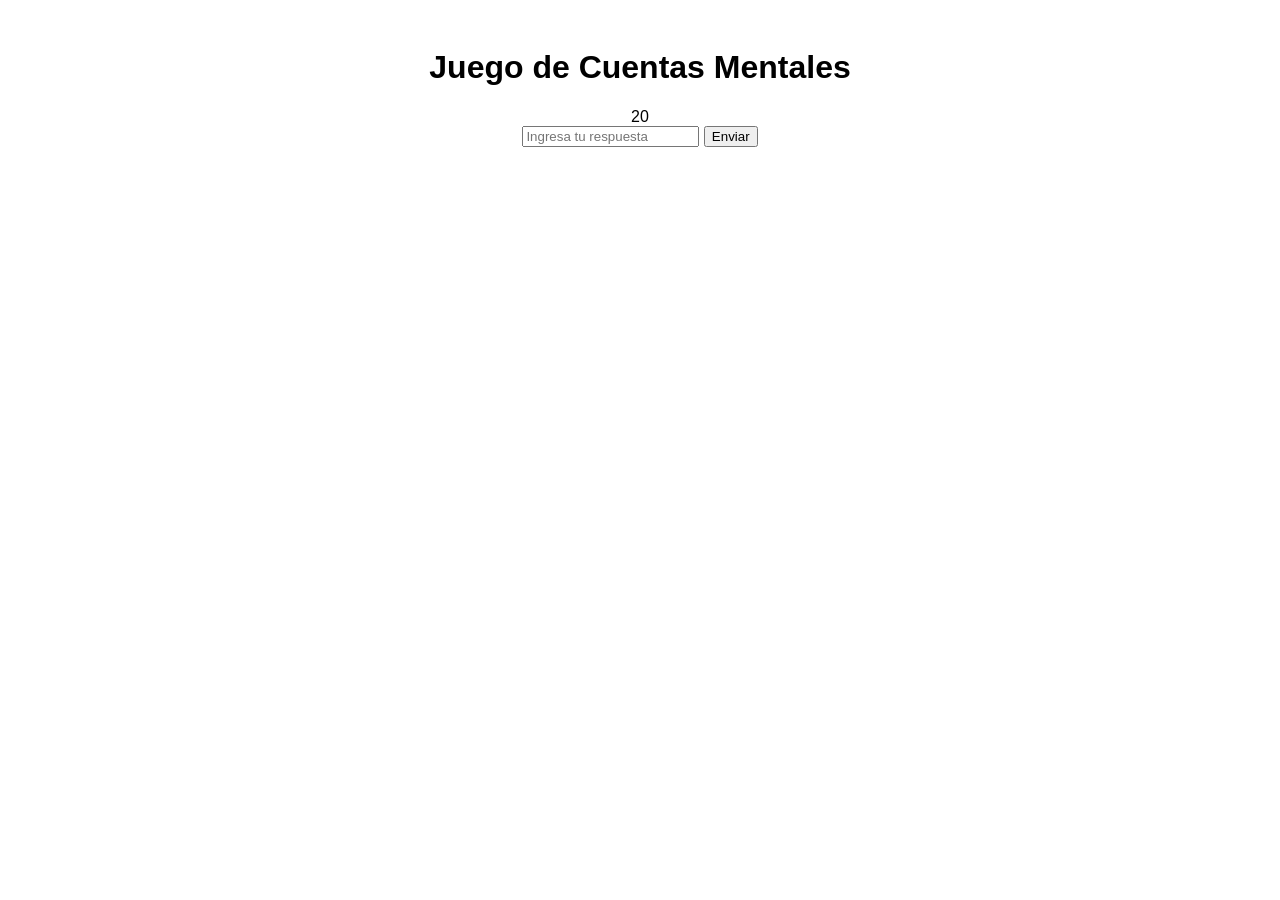
<file: Index.html>
<!DOCTYPE html>
<html lang="es">
<head>
    <meta charset="UTF-8">
    <meta name="viewport" content="width=device-width, initial-scale=1.0">
    <title>Juego de Cuentas Mentales</title>
    <style>
        body {
            font-family: Arial, sans-serif;
            text-align: center;
            padding: 20px;
        }
        #game {
            margin: 20px 0;
        }
        #result {
            font-size: 24px;
            margin: 20px 0;
        }
    </style>
</head>
<body>
    <h1>Juego de Cuentas Mentales</h1>
    <div id="game">
        <div id="operations"></div>
        <input type="text" id="answer" placeholder="Ingresa tu respuesta">
        <button onclick="checkResult()">Enviar</button>
    </div>
    <div id="result"></div>

    <script>
        let operations = [];
        let result = 0;
        let counter = 0;

        function generateOperations() {
            operations = [];
            result = Math.floor(Math.random() * 20) + 1;
            counter = 0;
            document.getElementById('operations').innerText = result;

            for (let i = 0; i < 9; i++) {
                let number = Math.floor(Math.random() * 20) + 1;
                let operation = Math.random() < 0.5 ? '+' : '-';
                if (operation === '+') {
                    result += number;
                } else {
                    result -= number;
                }
                operations.push({ operation, number });
            }

            setTimeout(nextOperation, 1000);
        }

        function nextOperation() {
            if (counter < 9) {
                let { operation, number } = operations[counter];
                let currentText = document.getElementById('operations').innerText;
                let newText = `${currentText} ${operation} ${number}`;
                document.getElementById('operations').innerText = newText;
                counter++;
                setTimeout(nextOperation, 1000);
            } else {
                document.getElementById('operations').innerText += ' = ?';
            }
        }

        function checkResult() {
            let userResult = parseInt(document.getElementById('answer').value);
            let message;
            if (userResult === result) {
                message = '¡Correcto!';
            } else {
                message = `Incorrecto. La respuesta correcta era ${result}.`;
            }
            document.getElementById('result').innerText = message;
            generateOperations();
            document.getElementById('answer').value = '';
        }

        generateOperations();
    </script>
</body>
</html>
</file>
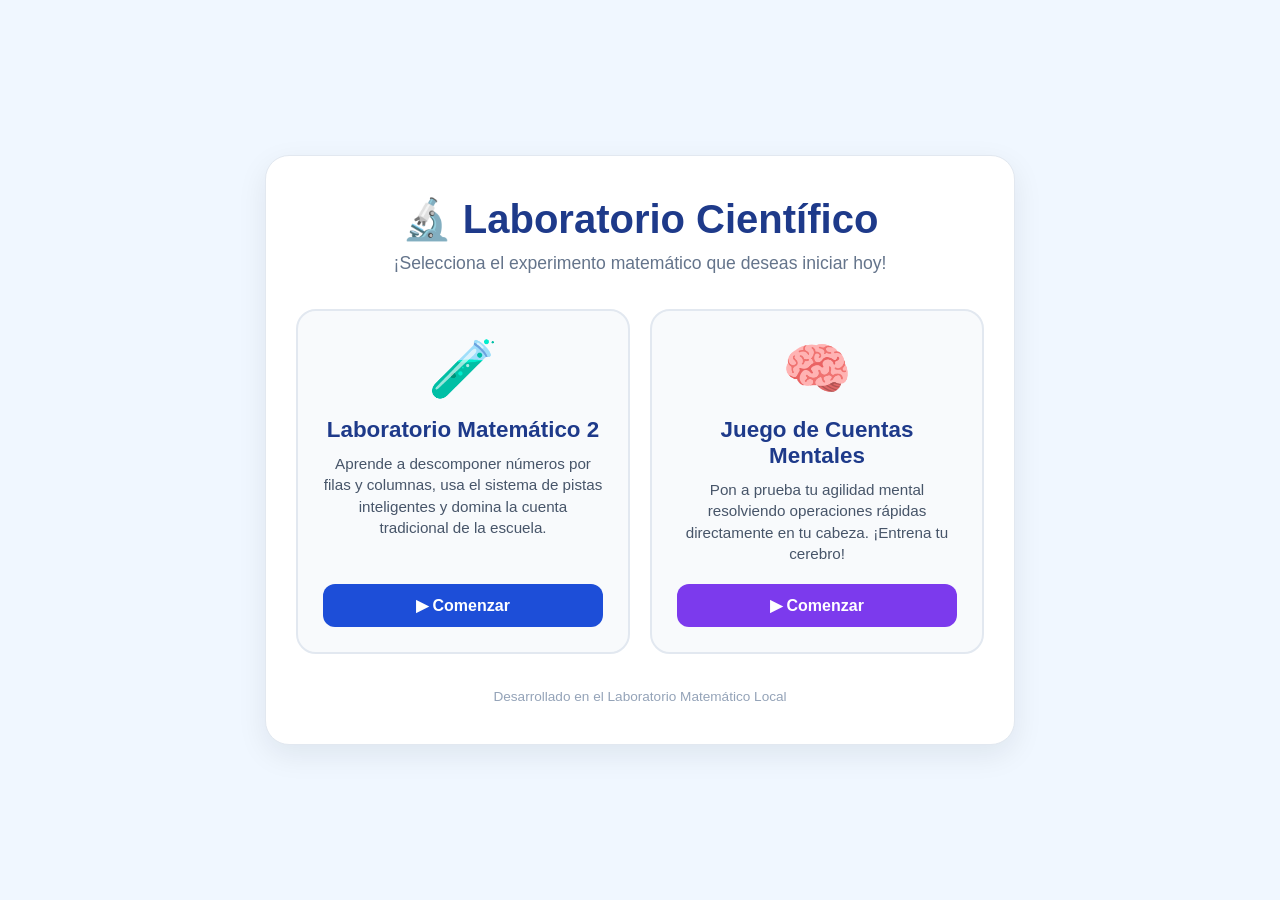
<file: index.html>
<!DOCTYPE html>
<html lang="es">
<head>
<meta charset="UTF-8">
<meta name="viewport" content="width=device-width, initial-scale=1.0">
<title>🔬 Portal del Laboratorio Matemático</title>
<style>
* { box-sizing: border-box; margin: 0; padding: 0; }

body {
  font-family: 'Segoe UI', Arial, sans-serif;
  background: #f0f7ff;
  min-height: 100vh;
  display: flex;
  align-items: center;
  justify-content: center;
  padding: 20px;
  color: #1e293b;
}

.contenedor-portal {
  max-width: 750px;
  width: 100%;
  background: #ffffff;
  border-radius: 24px;
  padding: 40px 30px;
  box-shadow: 0 10px 30px rgba(15, 23, 42, 0.08);
  border: 1px solid #e2e8f0;
  text-align: center;
}

.cabecera-portal h1 {
  font-size: 2.5rem;
  color: #1e3a8a;
  margin-bottom: 10px;
}

.cabecera-portal p {
  color: #64748b;
  font-size: 1.1rem;
  font-weight: 500;
  margin-bottom: 35px;
}

.menu-juegos {
  display: flex;
  gap: 20px;
  flex-wrap: wrap;
  justify-content: center;
}

.tarjeta-juego {
  flex: 1;
  min-width: 280px;
  background: #f8fafc;
  border: 2px solid #e2e8f0;
  border-radius: 20px;
  padding: 25px;
  text-decoration: none;
  color: inherit;
  transition: all 0.25s ease;
  display: flex;
  flex-direction: column;
  align-items: center;
  justify-content: space-between;
}

.tarjeta-juego:hover {
  transform: translateY(-5px);
  border-color: #3b82f6;
  box-shadow: 0 8px 20px rgba(59, 130, 246, 0.15);
  background: #f0f7ff;
}

.juego-icono {
  font-size: 3.5rem;
  margin-bottom: 15px;
}

.juego-titulo {
  font-size: 1.4rem;
  color: #1e3a8a;
  font-weight: 700;
  margin-bottom: 10px;
}

.juego-desc {
  font-size: 0.95rem;
  color: #475569;
  line-height: 1.4;
  margin-bottom: 20px;
}

.btn-jugar {
  width: 100%;
  padding: 12px;
  background: #1d4ed8;
  color: white;
  border-radius: 12px;
  font-weight: 700;
  font-size: 1rem;
  transition: background 0.2s;
}

.tarjeta-juego:hover .btn-jugar {
  background: #2563eb;
}

.footer-portal {
  margin-top: 35px;
  font-size: 0.85rem;
  color: #94a3b8;
  font-weight: 500;
}
</style>
</head>
<body>

<div class="contenedor-portal">
  <div class="cabecera-portal">
    <h1>🔬 Laboratorio Científico</h1>
    <p>¡Selecciona el experimento matemático que deseas iniciar hoy!</p>
  </div>

  <div class="menu-juegos">
    
    <a href="laboratorio matemático/🧪 Laboratorio Matemático 2.html" class="tarjeta-juego">
      <div>
        <div class="juego-icono">🧪</div>
        <div class="juego-titulo">Laboratorio Matemático 2</div>
        <div class="juego-desc">Aprende a descomponer números por filas y columnas, usa el sistema de pistas inteligentes y domina la cuenta tradicional de la escuela.</div>
      </div>
      <div class="btn-jugar">▶ Comenzar</div>
    </a>

    <a href="Cuentas mentales/Cuentas-Mentales.html" class="tarjeta-juego">
      <div>
        <div class="juego-icono">🧠</div>
        <div class="juego-titulo">Juego de Cuentas Mentales</div>
        <div class="juego-desc">Pon a prueba tu agilidad mental resolviendo operaciones rápidas directamente en tu cabeza. ¡Entrena tu cerebro!</div>
      </div>
      <div class="btn-jugar" style="background: #7c3aed;">▶ Comenzar</div>
    </a>

  </div>

  <div class="footer-portal">
    Desarrollado en el Laboratorio Matemático Local
  </div>
</div>

</body>
</html>
</file>
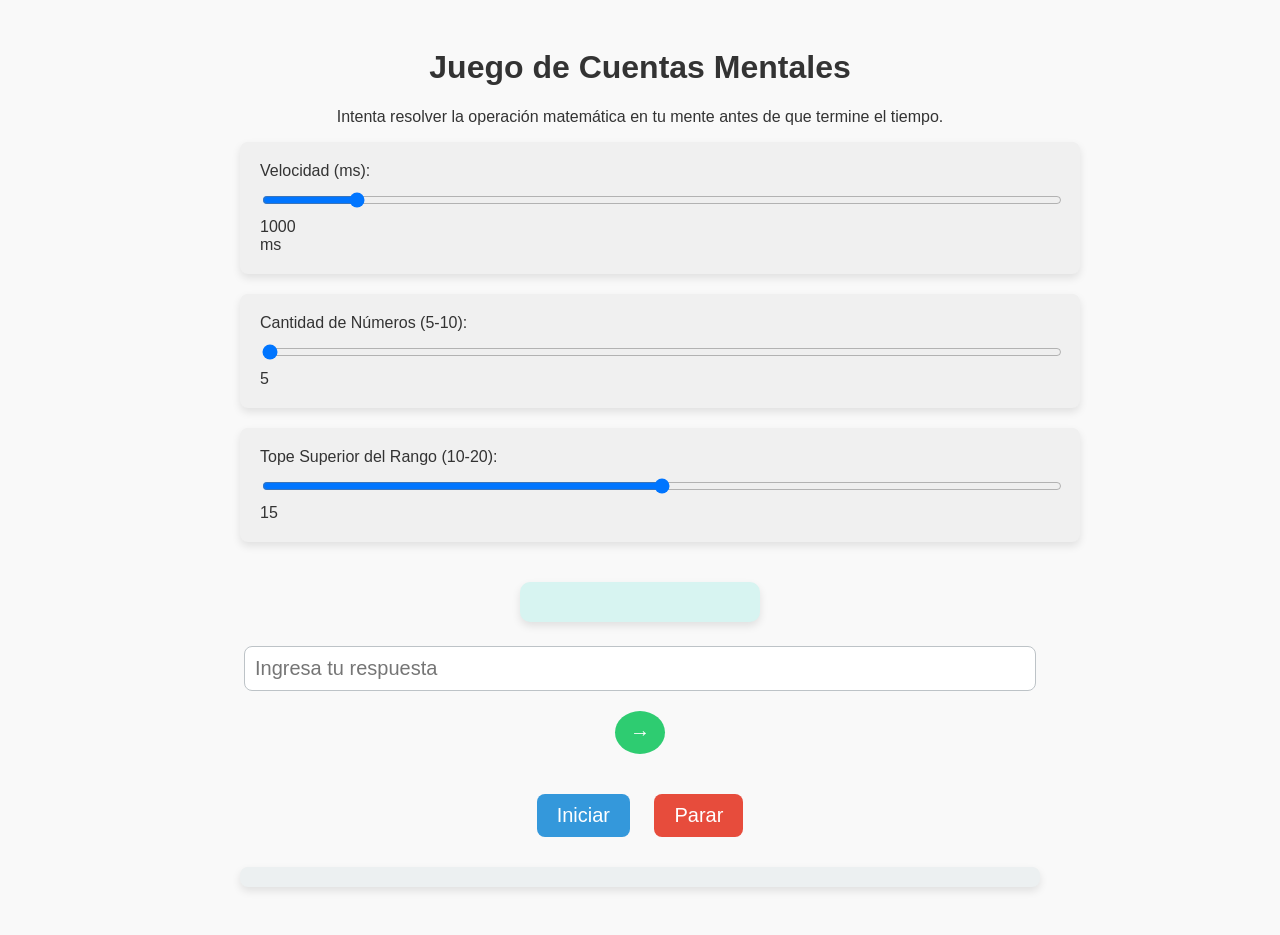
<file: Cuentas-Mentales.html>
<!DOCTYPE html>
<html lang="es">
<head>
    <meta charset="UTF-8">
    <meta name="viewport" content="width=device-width, initial-scale=1.0">
    <title>Juego de Cuentas Mentales</title>
    <link rel="stylesheet" href="styles.css">
</head>
<body>
    <div class="container">
        <h1>Juego de Cuentas Mentales</h1>
        <p>Intenta resolver la operación matemática en tu mente antes de que termine el tiempo.</p>
        
        <div class="controls">
            <label for="speed">Velocidad (ms): </label>
            <input type="range" id="speed" min="500" max="5000" value="1000" step="500" oninput="updateSpeedLabel()">
            <span id="speedLabel">1000</span> ms
        </div>
        
        <div class="controls">
            <label for="amount">Cantidad de Números (5-10): </label>
            <input type="range" id="amount" min="5" max="10" value="5" oninput="updateAmountLabel()">
            <span id="amountLabel">5</span>
        </div>
        
        <div class="controls">
            <label for="topRange">Tope Superior del Rango (10-20): </label>
            <input type="range" id="topRange" min="10" max="20" value="15" oninput="updateTopRangeLabel()">
            <span id="topRangeLabel">15</span>
        </div>
        
        <div id="game">
            <div id="operations"></div>
            <input type="text" id="answer" placeholder="Ingresa tu respuesta">
            <button class="round-button" onclick="checkResult()">&#8594;</button>
        </div>
        
        <button class="blue-button" onclick="startGame()">Iniciar</button>
        <button class="red-button" onclick="stopGame()">Parar</button>
        <div id="result"></div>

        <!-- Elemento de audio para el sonido -->
        <audio id="sound" src="bip.mp3"></audio>
        <audio id="soundCorrect" src="correcto.mp3"></audio>
        <audio id="soundIncorrect" src="incorrecto.mp3"></audio>
    </div>
    
    <script src="script.js"></script>
    
</body>
</html>
</file>
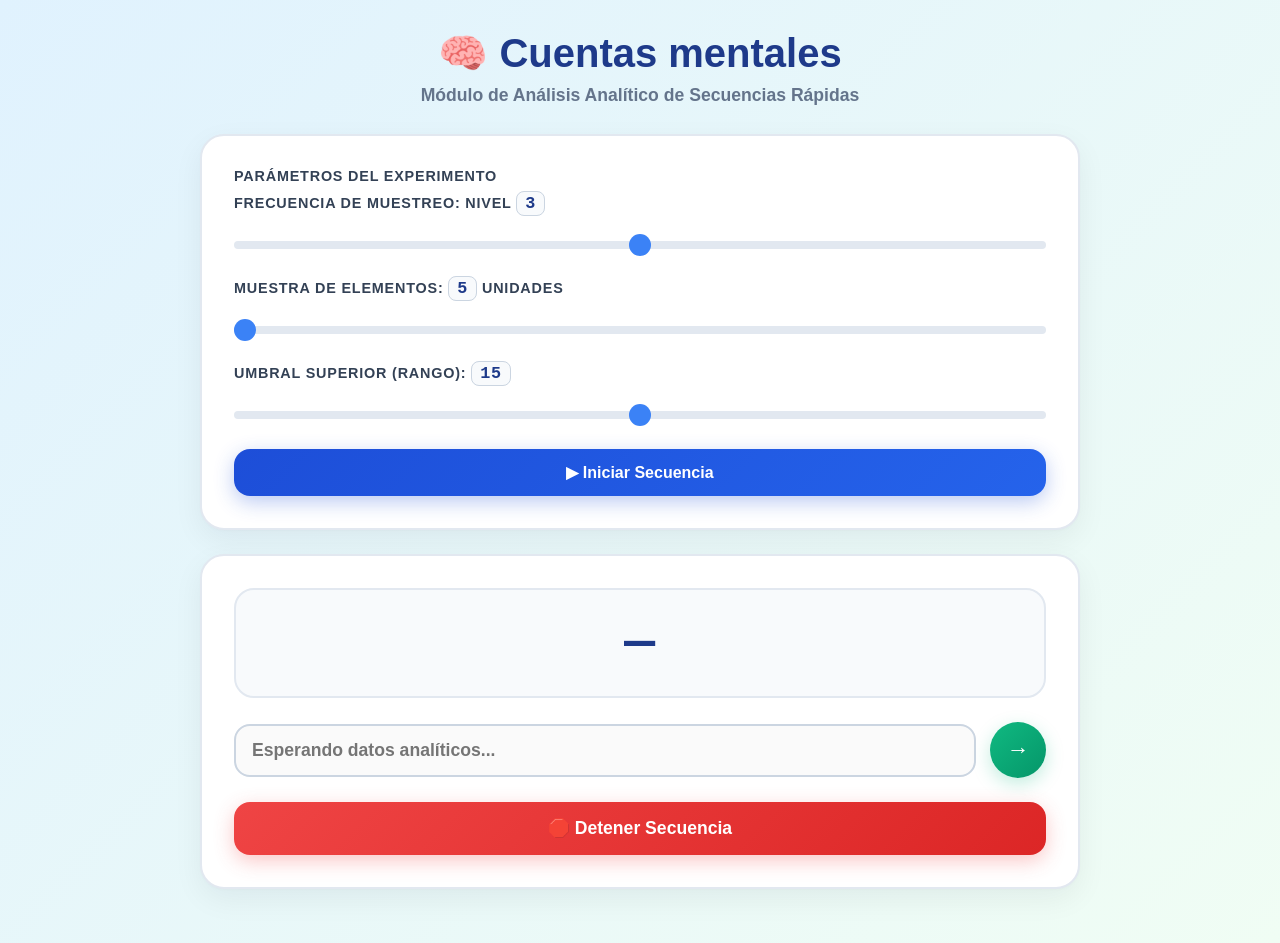
<file: Cuentas mentales/Cuentas-Mentales.html>
<!DOCTYPE html>
<html lang="es">
<head>
    <meta charset="UTF-8">
    <meta name="viewport" content="width=device-width, initial-scale=1.0">
    <title>🧪 Laboratorio Matemático — ¡Módulo de Cálculo Mental!</title>
    <link rel="stylesheet" href="styles.css">
</head>
<body>

    <!-- CORREGIDO: "container" en vez de "contenedor" -->
    <div class="container">
        <!-- Encabezado de Informe Estilo Laboratorio -->
        <!-- CORREGIDO: "lab-header" y "subtitle" -->
        <div class="lab-header">
            <h1>🧠 Cuentas mentales</h1>
            <p class="subtitle">Módulo de Análisis Analítico de Secuencias Rápidas</p>
        </div>
        
        <!-- Panel de Control / Parámetros del Experimento -->
        <!-- CORREGIDO: "controls-panel" en vez de "card" -->
        <section class="controls-panel">
            <!-- CORREGIDO: "section-title" -->
            <h3 class="section-title">Parámetros del Experimento</h3>
            
            <div class="control-group">
                <!-- Cambiado: Ahora muestra "Nivel" en lugar de "ms" -->
                <label for="speed">Frecuencia de Muestreo: Nivel <span id="speedLabel" class="telemetry">3</span></label>
                <!-- Cambiado: min="1", max="5", value="3", step="1" -->
                <input type="range" id="speed" min="1" max="5" value="3" step="1" oninput="updateSpeedLabel()">
            </div>
            
            <div class="control-group">
                <label for="amount">Muestra de Elementos: <span id="amountLabel" class="telemetry">5</span> unidades</label>
                <input type="range" id="amount" min="5" max="10" value="5" oninput="updateAmountLabel()">
            </div>
            
            <div class="control-group">
                <label for="topRange">Umbral Superior (Rango): <span id="topRangeLabel" class="telemetry">15</span></label>
                <input type="range" id="topRange" min="10" max="20" value="15" oninput="updateTopRangeLabel()">
            </div>

            <!-- CORREGIDO: Clases unificadas a ".btn .btn-success" -->
            <button class="btn btn-success" style="width: 100%;" onclick="startGame()">▶ Iniciar Secuencia</button>
        </section>
        
        <!-- Zona de Ejecución del Experimento -->
        <!-- CORREGIDO: "lab-card" en vez de "card" -->
        <main class="lab-card">
            <div id="operations" class="display-monitoreo">—</div>
            
            <div class="interaction-zone">
                <input type="text" id="answer" placeholder="Esperando datos analíticos..." autocomplete="off">
                <!-- Aseguramos las clases exactas para el círculo perfecto -->
                <button class="btn btn-action round-btn" onclick="checkResult()" aria-label="Validar resultado">&#8594;</button>
            </div>
            
            <!-- CORREGIDO: "action-triggers" para que use la envoltura flex del CSS -->
            <div class="action-triggers">
                <!-- CORREGIDO: Clases unificadas a ".btn .btn-danger" -->
                <button class="btn btn-danger" onclick="stopGame()">🛑 Detener Secuencia</button>
            </div>
        </main>
        
        <!-- Bitácora de Resultados -->
        <!-- CORREGIDO: "lab-log" en vez de "mensaje" -->
        <div id="result" class="lab-log" style="display: none;"></div>

        <audio id="sound" src="bip.mp3"></audio>
        <audio id="soundCorrect" src="correcto.mp3"></audio>
        <audio id="soundIncorrect" src="incorrecto.mp3"></audio>
    </div>
    
    <script src="script.js"></script>
</body>
</html>
</file>
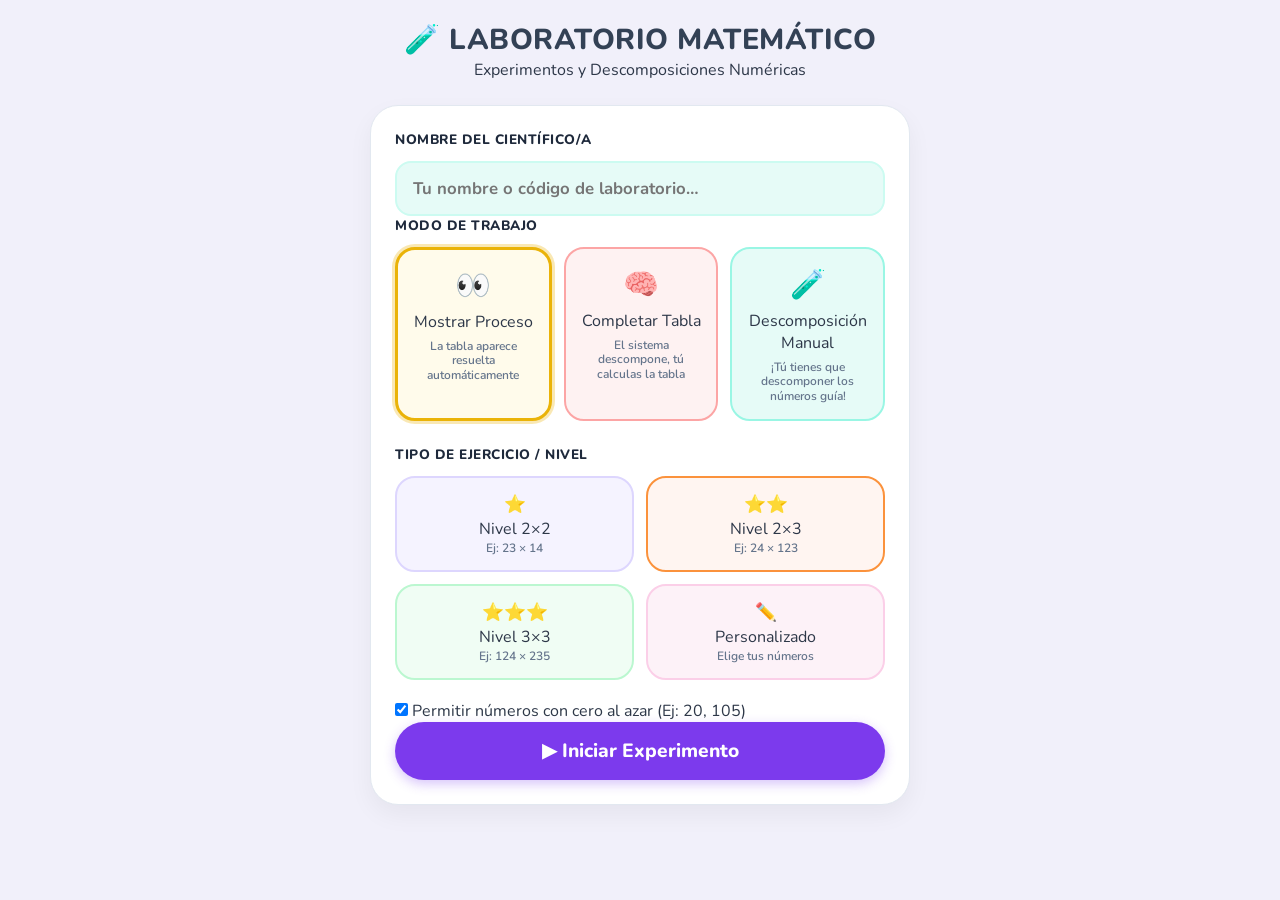
<file: laboratorio matemático/🧪 Laboratorio Matemático 2.html>
<!DOCTYPE html>
<html lang="es">
<head>
  <meta charset="UTF-8">
  <meta name="viewport" content="width=device-width, initial-scale=1.0">
  <title>🧪 Laboratorio Matemático v4.0 — ¡Edición Gamificada!</title>
  
  <link rel="stylesheet" href="estilos.css">
</head>
<body>

  <canvas id="canvas-confeti"></canvas>

  <div class="contenedor">
    <div class="cabecera">
      <h1>🧪 Laboratorio Matemático</h1>
      <p>Experimentos y Descomposiciones Numéricas</p>
    </div>

    <div id="pantalla-inicio">
      <div class="card">
        <div class="campo">
          <label class="seccion-label">Nombre del Científico/a</label>
          <input id="nombre" type="text" placeholder="Tu nombre o código de laboratorio…">
        </div>

        <div id="bloque-historial-inicio" style="margin: 20px 0; padding: 15px; background: #f3f4f6; border-radius: 8px; border: 1px solid #e5e7eb; display: none;">
          <h3 style="margin-top: 0; color: #1f2937;">📊 Bitácora de Sesión Actual</h3>
          
          <div style="display: flex; gap: 15px; margin-bottom: 10px; font-size: 0.95rem;">
            <p><b>Puntos:</b> <span id="ini-puntos">0</span></p>
            <p><b>Racha:</b> <span id="ini-racha">0</span></p>
            <p><b>Ejercicios:</b> <span id="ini-ejercicios">0</span></p>
          </div>
          
          <h4 style="margin-bottom: 5px; color: #4b5563; font-size: 0.9rem;">Operaciones Registradas:</h4>
          <ul id="lista-historial-inicio" style="max-height: 120px; overflow-y: auto; padding-left: 20px; margin: 0; font-family: monospace; font-size: 0.9rem; color: #374151;">
            </ul>
        </div>

        <label class="seccion-label">Modo de Trabajo</label>
        <div class="modos">
          <div class="modo-btn sel" data-modo="mostrar" onclick="selModo(this)">
            <span class="modo-icono">👀</span>
            Mostrar Proceso
            <div class="modo-desc">La tabla aparece resuelta automáticamente</div>
          </div>
          <div class="modo-btn" data-modo="todo" onclick="selModo(this)">
            <span class="modo-icono">🧠</span>
            Completar Tabla
            <div class="modo-desc">El sistema descompone, tú calculas la tabla</div>
          </div>
          <div class="modo-btn" data-modo="descomp" onclick="selModo(this)">
            <span class="modo-icono">🧪</span>
            Descomposición Manual
            <div class="modo-desc">¡Tú tienes que descomponer los números guía!</div>
          </div>
        </div>

        <label class="seccion-label">Tipo de Ejercicio / Nivel</label>
        <div class="niveles">
          <div class="niv-btn" data-nivel="2x2" onclick="selNivel(this)">
            <span class="niv-stars">⭐</span>Nivel 2×2
            <div class="niv-desc">Ej: 23 × 14</div>
          </div>
          <div class="niv-btn sel" data-nivel="2x3" onclick="selNivel(this)">
            <span class="niv-stars">⭐⭐</span>Nivel 2×3
            <div class="niv-desc">Ej: 24 × 123</div>
          </div>
          <div class="niv-btn" data-nivel="3x3" onclick="selNivel(this)">
            <span class="niv-stars">⭐⭐⭐</span>Nivel 3×3
            <div class="niv-desc">Ej: 124 × 235</div>
          </div>
          <div class="niv-btn" data-nivel="manual" onclick="selNivel(this)">
            <span class="niv-stars">✏️</span>Personalizado
            <div class="niv-desc">Elige tus números</div>
          </div>
        </div>

        <label class="config-checkbox">
          <input type="checkbox" id="chk-ceros" checked>
          Permitir números con cero al azar (Ej: 20, 105)
        </label>

        <div id="panel-manual" style="display: none; background: #f8fafc; padding: 14px; border-radius: 12px; margin-bottom: 16px; border: 1px dashed #cbd5e1;">
          <label class="seccion-label" style="font-size: 0.78rem;">Ingresa tus propios factores:</label>
          <div class="inputs-personalizados">
            <input type="number" id="num-manual-1" placeholder="Número 1" min="10" max="999">
            <input type="number" id="num-manual-2" placeholder="Número 2" min="10" max="999">
          </div>
        </div>

        <button class="btn-primario" onclick="iniciar()">▶ Iniciar Experimento</button>
      </div>
    </div>

    <div id="pantalla-juego" style="display:none;">
      <div class="panel-puntaje">
        <div class="stat"><div class="stat-num" id="txt-puntos">0</div><div class="stat-lbl">Puntos</div></div>
        <div class="stat"><div class="stat-num" id="txt-racha">0</div><div class="stat-lbl">Racha ✓</div></div>
        <div class="stat"><div class="stat-num" id="txt-medalla">—</div><div class="stat-lbl">Medalla</div></div>
        <div class="stat"><div class="stat-num" id="txt-ejercicios">0</div><div class="stat-lbl">Ejercicios</div></div>
      </div>

      <div class="card">
        <div class="enunciado">
          <div class="operacion" id="txt-operacion"></div>
          <div class="descomposicion" id="txt-descomp"></div>
        </div>
        <div class="tabla-wrap" id="area-tabla"></div>
        <div id="box-pista-id" class="box-pista"></div>
        <div id="msg" class="mensaje"></div>
        <div class="area-acciones-juego" id="area-botones"></div>
        <div id="area-algoritmo"></div>
      </div>
    </div>
  </div>

  <div id="reporte-cientifico" class="solo-impresion">
  <div class="encabezado-reporte">
    <h1>🧪 LABORATORIO MATEMÁTICO v4.0</h1>
    <h2>Informe Oficial de Resultados Científicos</h2>
  </div>
  
  <div class="datos-alumno">
    <p><b>Científico/a a cargo:</b> <span id="rep-nombre">─</span></p>
    <p><b>Fecha del Experimento:</b> <span id="rep-fecha">─</span></p>
  </div>

  <table class="tabla-reporte">
    <thead>
      <tr>
        <th>Métrica Evaluada</th>
        <th>Resultado Obtenido</th>
      </tr>
    </thead>
    <tbody>
      <tr>
        <td><b>Puntaje Total Acumulado</b></td>
        <td><span id="rep-puntos">0</span> pts</td>
      </tr>
      <tr>
        <td><b>Mayor Racha de Aciertos</b></td>
        <td><span id="rep-racha">0</span> 🔥</td>
      </tr>
      <tr>
        <td><b>Ejercicios Científicos Solicitados</b></td>
        <td><span id="rep-ejercicios">0</span></td>
      </tr>
    </tbody>
  </table>

  <h3>📋 Bitácora de Operaciones Verificadas</h3>
  <table class="tabla-reporte">
    <thead>
      <tr>
        <th>Ecuación y Resultado Científico</th>
      </tr>
    </thead>
    <tbody id="rep-historial-lista">
      </tbody>
  </table>

  <div class="firma-reporte">
    <p>__________________________________________</p>
    <p>Sello de Validación del Laboratorio</p>
  </div>
</div>

  <script src="laboratorio.js"></script>
</body>
</html>
</file>
<file: styles.css>
body {
    font-family: 'Arial', sans-serif;
    text-align: center;
    padding: 20px;
    background-color: #f9f9f9;
    color: #333;
}
.container {
    max-width: 800px;
    margin: auto;
}
.controls {
    background-color: #f0f0f0;
    padding: 20px;
    display: flex;
    flex-direction: column;
    align-items: flex-start;
    margin-bottom: 20px;
    border-radius: 8px;
    box-shadow: 0 4px 8px rgba(0, 0, 0, 0.1);
    width: 100%;
}
.controls label {
    display: block;
    margin-bottom: 10px;
}
.controls input[type="range"] {
    width: 100%;
    margin-bottom: 10px;
}
.blue-button, .red-button, .round-button {
    padding: 10px 20px;
    font-size: 20px;
    border: none;
    cursor: pointer;
    margin: 10px;
    border-radius: 8px;
    transition: background-color 0.3s, transform 0.3s;
}
.blue-button {
    background-color: #3498db;
    color: white;
}
.red-button {
    background-color: #e74c3c;
    color: white;
}
.round-button {
    background-color: #2ecc71;
    color: white;
    border-radius: 50%;
    padding: 10px 15px;
}
.blue-button:hover {
    background-color: #2980b9;
    transform: translateY(-2px);
}
.red-button:hover {
    background-color: #c0392b;
    transform: translateY(-2px);
}
.round-button:hover {
    background-color: #27ae60;
    transform: translateY(-2px);
}
#game {
    margin: 20px 0;
}
#operations {
    font-size: 64px;
    margin: 20px 0;
    background-color: #D7F4F1;
    padding: 20px;
    border-radius: 10px;
    box-shadow: 0 4px 8px rgba(0, 0, 0, 0.1);
    display: inline-block;
    min-width: 200px;
}
#result {
    font-size: 24px;
    margin: 20px 0;
    background-color: #ecf0f1;
    padding: 10px;
    border-radius: 8px;
    box-shadow: 0 4px 8px rgba(0, 0, 0, 0.1);
}
#answer {
    padding: 10px;
    font-size: 20px;
    border: 1px solid #bdc3c7;
    border-radius: 8px;
    width: calc(100% - 30px);
    margin-bottom: 10px;
}
@keyframes fadeIn {
    from { opacity: 0; }
    to { opacity: 1; }
}
.fade-in {
    animation: fadeIn 0.5s;
}
</file>
<file: Cuentas mentales/styles.css>
/* ==========================================================================
   ── ESTILO "BRIGHT & FUN" (ADAPTADO AL MÓDULO DE CÁLCULO MENTAL) ──
   ========================================================================== */
* { box-sizing: border-box; margin: 0; padding: 0; }

body {
  font-family: 'Segoe UI', -apple-system, BlinkMacSystemFont, Roboto, sans-serif;
  /* Fondo degradado azul cielo a verde menta suave del nuevo juego */
  background: linear-gradient(135deg, #e0f2fe 0%, #f0fdf4 100%);
  min-height: 100vh;
  padding: 30px 16px;
  color: #0f172a; /* Azul pizarra muy oscuro para excelente contraste */
}

.container { max-width: 880px; margin: auto; position: relative; }

/* Tarjetas con bordes sutiles y sombras ligeras del estilo nuevo */
.lab-card, .controls-panel {
  background: #ffffff;
  border-radius: 24px;
  padding: 32px;
  box-shadow: 0 10px 30px rgba(15, 23, 42, 0.06), 0 1px 3px rgba(15, 23, 42, 0.02);
  margin-bottom: 24px;
  border: 2px solid #e2e8f0;
  transition: transform 0.3s ease;
}

/* ── CABECERA ESTILO NUEVA IDENTIDAD ── */
.lab-header { text-align: center; margin-bottom: 28px; }
.lab-header h1 { 
  font-size: 2.5rem; 
  color: #1e3a8a; /* Azul profundo corporativo/educativo */
  display: flex; 
  align-items: center; 
  justify-content: center; 
  gap: 12px; 
  font-weight: 800; 
}
.lab-header .subtitle { 
  color: #64748b; /* Gris azulado neutro */
  margin-top: 8px; 
  font-size: 1.1rem; 
  font-weight: 600; 
}

/* Etiquetas de secciones y grupos de control */
.section-title, .control-group label {
  font-size: .9rem; font-weight: 800; color: #334155;
  text-transform: uppercase; letter-spacing: .8px; margin-bottom: 10px; display: block;
}

/* Controles de grupo */
.control-group { display: flex; flex-direction: column; gap: 8px; margin-bottom: 20px; }

/* Telemetría numérica del juego */
.telemetry {
  font-family: 'Courier New', Courier, monospace;
  font-weight: 800;
  background: #f8fafc;
  padding: 2px 8px;
  border-radius: 8px;
  color: #1e3a8a;
  font-size: 1.05rem;
  border: 1px solid #cbd5e1;
}

/* Entradas de texto adaptadas */
input[type=text] {
  padding: 14px 16px; border: 2.5px solid #cbd5e1;
  border-radius: 16px; font-size: 1.1rem; width: 100%;
  font-weight: 600; transition: all .2s ease;
  background: #fafafa;
}
input[type=text]:focus { 
  outline: none; 
  border-color: #3b82f6; /* Foco azul brillante */
  box-shadow: 0 0 0 4px rgba(59, 130, 246, 0.15); 
  background: #ffffff;
}

/* Deslizadores personalizados adaptados al acento azul */
input[type="range"] {
  appearance: none; -webkit-appearance: none;
  width: 100%; height: 8px; background: #e2e8f0; border-radius: 4px; outline: none;
  margin: 10px 0;
}
input[type="range"]::-webkit-slider-thumb {
  -webkit-appearance: none; width: 22px; height: 22px; border-radius: 50%;
  background: #3b82f6; cursor: pointer; transition: transform 0.1s;
}
input[type="range"]::-webkit-slider-thumb:hover { transform: scale(1.2); }

/* ── MONITOR DE OPERACIONES (PANTALLA DE NÚMEROS) ── */
.display-monitoreo {
  text-align: center; 
  margin-bottom: 24px; 
  background: #f8fafc; 
  padding: 24px; 
  border-radius: 20px; 
  border: 2px solid #e2e8f0;
  font-family: 'Courier New', Courier, monospace;
  font-size: 3.2rem;
  font-weight: 900;
  color: #1e3a8a; /* Color azul de operaciones */
  letter-spacing: 1px;
}

/* Área de interacción */
.interaction-zone { display: flex; gap: 14px; margin-bottom: 16px; width: 100%; align-items: center; }

/* ── BOTONES DE ACCIÓN PREMIUM CON GRADIENTES NUEVOS ── */
.btn {
  padding: 14px 24px; border: none; border-radius: 16px; font-size: 1rem;
  font-weight: 800; cursor: pointer; transition: all .2s cubic-bezier(0.4, 0, 0.2, 1);
  display: flex; align-items: center; justify-content: center; gap: 8px; user-select: none;
}
.btn:hover { transform: translateY(-2px); }

/* Botón Iniciar Secuencia (Gradiente azul eléctrico nuevo) */
.btn-success {
  background: linear-gradient(135deg, #1d4ed8 0%, #2563eb 100%);
  color: white;
  box-shadow: 0 6px 20px rgba(29, 78, 216, 0.3);
}
.btn-success:hover { box-shadow: 0 8px 24px rgba(29, 78, 216, 0.4); }

/* Botón flecha Verificar (Gradiente verde esmeralda brillante nuevo) */
.btn-action {
  background: linear-gradient(135deg, #10b981 0%, #059669 100%);
  box-shadow: 0 6px 18px rgba(16, 185, 129, 0.25);
}
.btn-action:hover { box-shadow: 0 8px 22px rgba(16, 185, 129, 0.35); }

/* Botón Detener Secuencia (Rojo Coral Intenso nuevo) */
.btn-danger {
  background: linear-gradient(135deg, #ef4444 0%, #dc2626 100%);
  color: white;
  box-shadow: 0 6px 20px rgba(239, 68, 68, 0.3);
}
.btn-danger:hover { box-shadow: 0 8px 24px rgba(239, 68, 68, 0.4); }

/* Estructura para los gatillos inferiores */
.action-triggers { display: flex; gap: 12px; flex-wrap: wrap; margin-top: 24px; width: 100%; }
.action-triggers .btn { width: 100%; flex: none; padding: 16px; font-size: 1.1rem; }

/* NUEVO: Botón redondo de verificación estilo Premium Esférico */
.round-btn {
  width: 56px;          
  height: 56px;
  padding: 0 !important;
  border-radius: 50% !important; 
  flex-shrink: 0;       
  display: flex;
  align-items: center;
  justify-content: center;
  border: none;
  color: white;
  font-size: 1.4rem;
}

/* ── FEEDBACK DE INPUTS EN TIEMPO REAL ── */
#answer.correct-state { 
  border-color: #10b981; 
  background: #ecfdf5; 
  color: #065f46; 
  transform: scale(1.02);
}
#answer.error-state { 
  border-color: #ef4444; 
  background: #fef2f2; 
  color: #991b1b; 
  animation: shake 0.4s ease; 
}

/* ── BITÁCORA AMARILLA DE REPORTES (ZONA DE RESULTADO) ── */
.lab-log {
  margin-top: 18px; 
  padding: 16px; 
  border-radius: 16px; 
  font-weight: 700; 
  font-size: 1.05rem; 
  text-align: center;
  font-family: 'Courier New', Courier, monospace;
  /* Caja amarilla del juego nuevo */
  background: #fffdeb; 
  color: #92400e; 
  border: 2px solid #fef08a;
  box-shadow: 0 4px 12px rgba(146, 64, 14, 0.08);
}

/* ── ANIMACIONES REFINADAS ── */
@keyframes shake {
  0%, 100% { transform: translateX(0); }
  25% { transform: translateX(-6px); }
  75% { transform: translateX(6px); }
}

@keyframes fadeIn {
  from { opacity: 0; transform: scale(0.96); }
  to { opacity: 1; transform: scale(1); }
}
.fade-in { animation: fadeIn 0.2s cubic-bezier(0.16, 1, 0.3, 1); }

@keyframes pop {
  0% { transform: scale(1); }
  50% { transform: scale(1.02); }
  100% { transform: scale(1); }
}
.pop-effect { animation: pop 0.3s ease-in-out; }

/* ── REGLAS DE IMPRESIÓN / REPORTE OFICIAL ── */
@media print {
  body * { display: none !important; }
  #reporte-cientifico, #reporte-cientifico * { display: block !important; }
  #reporte-cientifico {
    display: block !important;
    width: 100%;
    max-width: 800px;
    margin: 0 auto;
    padding: 30px;
    font-family: 'Courier New', Courier, monospace;
    color: #000;
    background: #fff;
  }
}
</file>
<file: laboratorio matemático/estilos.css>
/* Importamos una tipografía redondeada idéntica a la de tu diseño */
@import url('https://fonts.googleapis.com/css2?family=Nunito:wght=400;600;700;800;900&display=swap');

* { 
  box-sizing: border-box; 
  margin: 0; 
  padding: 0; 
  font-family: 'Nunito', sans-serif;
  
  /* NUEVO: Evita que aparezca el cursor de texto al mantener presionado o tocar */
  -webkit-tap-highlight-color: transparent;
  user-select: none;
}

html, body {
  width: 100%;
  overflow-x: hidden; /* Evita cualquier desplazamiento rebelde a los costados */
}

body {
  background: #f1f0fa; /* Fondo sutilmente violeta claro */
  min-height: 100vh;
  padding: 20px 16px;  /* Margen superior e inferior controlado y fijo (20px) */
  color: #2d3748;
  
  /* Centrado horizontal impecable, permitiendo el flujo vertical natural */
  display: flex;
  flex-direction: column;
  align-items: center; 
  justify-content: flex-start; /* Empieza arriba sin dejar huecos raros */
}

.contenedor { 
  width: 100%;
  max-width: 540px; 
  margin: 0 auto; /* 0 arriba y abajo, automático a los costados para centrar */
}

/* NUEVO: Permitir selección de texto únicamente dentro de los cuadros de entrada de números o nombres */
input, textarea {
  user-select: text !important;
}

/* Tarjeta Blanca Principal */
.card {
  background: #ffffff;
  border-radius: 28px;
  padding: 24px;
  box-shadow: 0 10px 25px rgba(0, 0, 0, 0.05);
  margin-bottom: 20px;
  border: 1px solid #e2e8f0;
}

/* Cabecera Principal */
.cabecera { 
  text-align: center; 
  margin-bottom: 24px; 
}
.cabecera h1 { 
  font-size: 1.8rem; 
  color: #334155; 
  font-weight: 800;
  text-transform: uppercase;
  letter-spacing: 0.5px;
}

/* Etiquetas de secciones en Mayúsculas */
.seccion-label {
  font-size: 0.85rem; 
  font-weight: 800; 
  color: #1e293b;
  text-transform: uppercase; 
  letter-spacing: 0.5px; 
  margin-bottom: 12px;
  display: flex;
  align-items: center;
  gap: 6px;
}

/* Input del Nombre del Científico */
input[type=text], input[type=number] {
  padding: 14px 16px; 
  border: 2px solid #ccfbf1; /* Color verde agua de tu barra */
  border-radius: 16px; 
  font-size: 1.05rem; 
  width: 100%;
  font-weight: 700; 
  background: #e6fbf7;
  color: #0f766e;
}
input:focus { 
  outline: none; 
  border-color: #0ea5e9; 
}

/* Bitácora de Sesión Actual */
.panel-puntaje {
  background: #eef2f6; 
  border: 1px solid #e2e8f0;
  border-radius: 20px; 
  padding: 16px; 
  margin-bottom: 24px;
}
.panel-puntaje .stats-row {
  display: flex;
  gap: 10px;
  margin-bottom: 12px;
}
.stat {
  background: #ffffff;
  padding: 8px 14px;
  border-radius: 12px;
  border: 1px solid #e2e8f0;
  font-weight: 700;
  font-size: 0.9rem;
  display: flex;
  align-items: center;
  gap: 4px;
  box-shadow: 0 2px 4px rgba(0,0,0,0.02);
}

/* Lista de Operaciones Registradas */
.historial-lista {
  font-size: 0.85rem;
  font-weight: 600;
  color: #334155;
  list-style: none;
  display: grid;
  grid-template-columns: 1fr 1fr;
  gap: 8px;
  border-top: 1px solid #cbd5e1;
  padding-top: 12px;
}

/* ── MODOS DE TRABAJO (Botones en fila adaptables) ── */
.modos { 
  display: flex; 
  flex-direction: column; 
  gap: 12px; 
  margin-bottom: 24px; 
}
@media (min-width: 480px) {
  .modos { flex-direction: row; }
}

.modo-btn {
  flex: 1;
  padding: 16px 12px;
  border-radius: 20px;
  background: #ffffff; 
  cursor: pointer;
  text-align: center;
  border: 2px solid #e2e8f0;
  transition: all 0.2s ease;
  display: flex;
  flex-direction: column;
  align-items: center;
  gap: 6px;
}
.modo-btn .modo-icono { font-size: 1.8rem; }
.modo-btn b { font-size: 0.95rem; font-weight: 800; color: #1e293b; }
.modo-btn .modo-desc { font-size: 0.75rem; color: #64748b; font-weight: 600; line-height: 1.2; }

/* ── COLORES DE LOS MODOS POR ORDEN DE APARICIÓN (100% INFALIBLE) ── */

/* 1er Botón: Mostrar Proceso (Amarillo) */
.modos .modo-btn:nth-child(1) { background: #fffbeb; border-color: #fef08a; }
.modos .modo-btn:nth-child(1).sel { border-color: #eab308; border-width: 3px; box-shadow: 0 0 0 3px rgba(234, 179, 8, 0.3); }

/* 2do Botón: Completar Tabla (Rosa/Salmón) */
.modos .modo-btn:nth-child(2) { background: #fef2f2; border-color: #fca5a5; }
.modos .modo-btn:nth-child(2).sel { border-color: #f87171; border-width: 3px; box-shadow: 0 0 0 3px rgba(248, 113, 113, 0.3); }

/* 3er Botón: Descomposición Manual (Verde agua) */
.modos .modo-btn:nth-child(3) { background: #e6fbf7; border-color: #99f6e4; }
.modos .modo-btn:nth-child(3).sel { border-color: #2dd4bf; border-width: 3px; box-shadow: 0 0 0 3px rgba(45, 212, 191, 0.3); }

/* Efecto visual al mantener presionado cualquier modo (Feedback táctil) */
.modo-btn:active {
  transform: scale(0.97);
  transition: transform 0.1s ease;
}

/* ── TIPO DE EJERCICIO / NIVELES ── */
.niveles { 
  display: grid; 
  grid-template-columns: 1fr 1fr; 
  gap: 12px; 
  margin-bottom: 20px; 
}

.niv-btn {
  padding: 14px;
  border: 2px solid #e2e8f0; 
  border-radius: 20px;
  background: #ffffff; 
  cursor: pointer;
  text-align: center;
  transition: all 0.2s ease;
}
/* Colores de niveles de tu diseño */
.niv-btn:nth-child(1) { background: #f5f3ff; border-color: #ddd6fe; } /* 2x2 */
.niv-btn:nth-child(1).sel { border-color: #a78bfa; }
.niv-btn:nth-child(2) { background: #fff5f1; border-color: #ffedd5; } /* 2x3 */
.niv-btn:nth-child(2).sel { border-color: #fb923c; }
.niv-btn:nth-child(3) { background: #f0fdf4; border-color: #bbf7d0; } /* 3x3 */
.niv-btn:nth-child(3).sel { border-color: #4ade80; }
.niv-btn:nth-child(4) { background: #fdf2f8; border-color: #fbcfe8; } /* Personalizado */
.niv-btn:nth-child(4).sel { border-color: #f472b6; }

.niv-btn .niv-stars { font-size: 1.1rem; margin-bottom: 2px; display: block; }
.niv-btn b { font-size: 0.95rem; font-weight: 800; }
.niv-btn .niv-desc { font-size: 0.75rem; color: #64748b; font-weight: 600; }


/* Checkbox Permitir Ceros */
.opcion-ceros {
  display: flex;
  align-items: center;
  gap: 10px;
  font-weight: 700;
  font-size: 0.9rem;
  color: #334155;
  margin-bottom: 24px;
  cursor: pointer;
}
.opcion-ceros input[type="checkbox"] {
  width: 18px;
  height: 18px;
  accent-color: #7c3aed; /* Checkbox morado */
}


/* ── BOTÓN PRINCIPAL MORADO (INICIAR EXPERIMENTO) ── */
.btn-primario {
  width: 100%; 
  padding: 16px; 
  border: none; 
  border-radius: 100px; /* Completamente redondeado como tu píldora */
  background: #7c3aed; /* Morado exacto */
  color: white; 
  font-size: 1.2rem;
  font-weight: 800; 
  cursor: pointer; 
  box-shadow: 0 4px 12px rgba(124, 58, 237, 0.3);
  display: flex;
  align-items: center;
  justify-content: center;
  gap: 8px;
  transition: all 0.2s ease;
}
.btn-primario:active {
  transform: scale(0.98);
  background: #6d28d9;
}


/* ── ESTILOS DE LA PANTALLA DE JUEGO (Mantiene la limpieza) ── */
.enunciado { 
  text-align: center; 
  margin-bottom: 20px; 
  background: #f8fafc; 
  padding: 16px; 
  border-radius: 20px; 
  border: 1px solid #e2e8f0; 
}
.operacion { font-size: 2.4rem; font-weight: 900; color: #1e3a8a; }

.tabla-wrap { 
  margin-bottom: 16px; 
  border-radius: 20px; 
  border: 1px solid #cbd5e1; 
  overflow: hidden;
}
table { width: 100%; border-collapse: collapse; font-size: 1rem; background: white; }
th, td { border: 1px solid #e2e8f0; padding: 12px 8px; text-align: center; }

.enc-col { background: #eff6ff; color: #2563eb; font-weight: 800; }
.enc-fil { background: #f0fdf4; color: #16a34a; font-weight: 800; }
.col-suma { background: #fffdeb; font-weight: 800; color: #b45309; }
.cel-resultado { background: #fef2f2; font-weight: 900; color: #991b1b; }

.inp-celda {
  width: 100%; 
  max-width: 70px;
  padding: 8px 4px; 
  border: 1px solid #cbd5e1; 
  border-radius: 10px;
  text-align: center; 
  font-size: 1rem; 
  font-weight: 700;
}
.inp-celda.correcto { border-color: #10b981; background: #ecfdf5; color: #065f46; }
.inp-celda.incorrecto { border-color: #ef4444; background: #fef2f2; color: #991b1b; animation: shake 0.4s ease; }
.inp-guia { background: #fffdeb; border-color: #fcd34d; color: #b45309; }

.area-acciones-juego { 
  display: grid; 
  grid-template-columns: 1fr 1fr; 
  gap: 12px; 
  margin-top: 20px; 
}
.btn-juego { 
  padding: 14px; 
  border: none; 
  border-radius: 100px; 
  font-size: 1rem; 
  font-weight: 800; 
  cursor: pointer; 
}
.btn-verificar { grid-column: span 2; background: #10b981; color: white; }
.btn-pista { background: #f59e0b; color: white; }
.btn-nuevo { background: #7c3aed; color: white; }

@keyframes shake { 0%, 100% { transform: translateX(0); } 25% { transform: translateX(-4px); } 75% { transform: translateX(4px); } }

/* ── ARREGLO: OCULTAR REPORTE EN PANTALLA ── */
#area-reporte, .solo-impresion, section[id*="reporte"] {
  display: none !important;
}

/* Solo se activa y se muestra cuando se manda a imprimir el documento */
@media print {
  #area-reporte, .solo-impresion, section[id*="reporte"] {
    display: block !important;
  }
  body {
    background: white;
    color: black;
  }
  .contenedor {
    max-width: 100%;
  }
}

/* ── ELIMINAR EL ESPACIO GIGANTE DEL CONFETI ── */
canvas, #canvas-confeti { 
  position: fixed !important; 
  top: 0 !important; 
  left: 0 !important; 
  width: 100% !important; 
  height: 100% !important; 
  pointer-events: none !important; 
  z-index: 9999 !important; 
}
</file>
